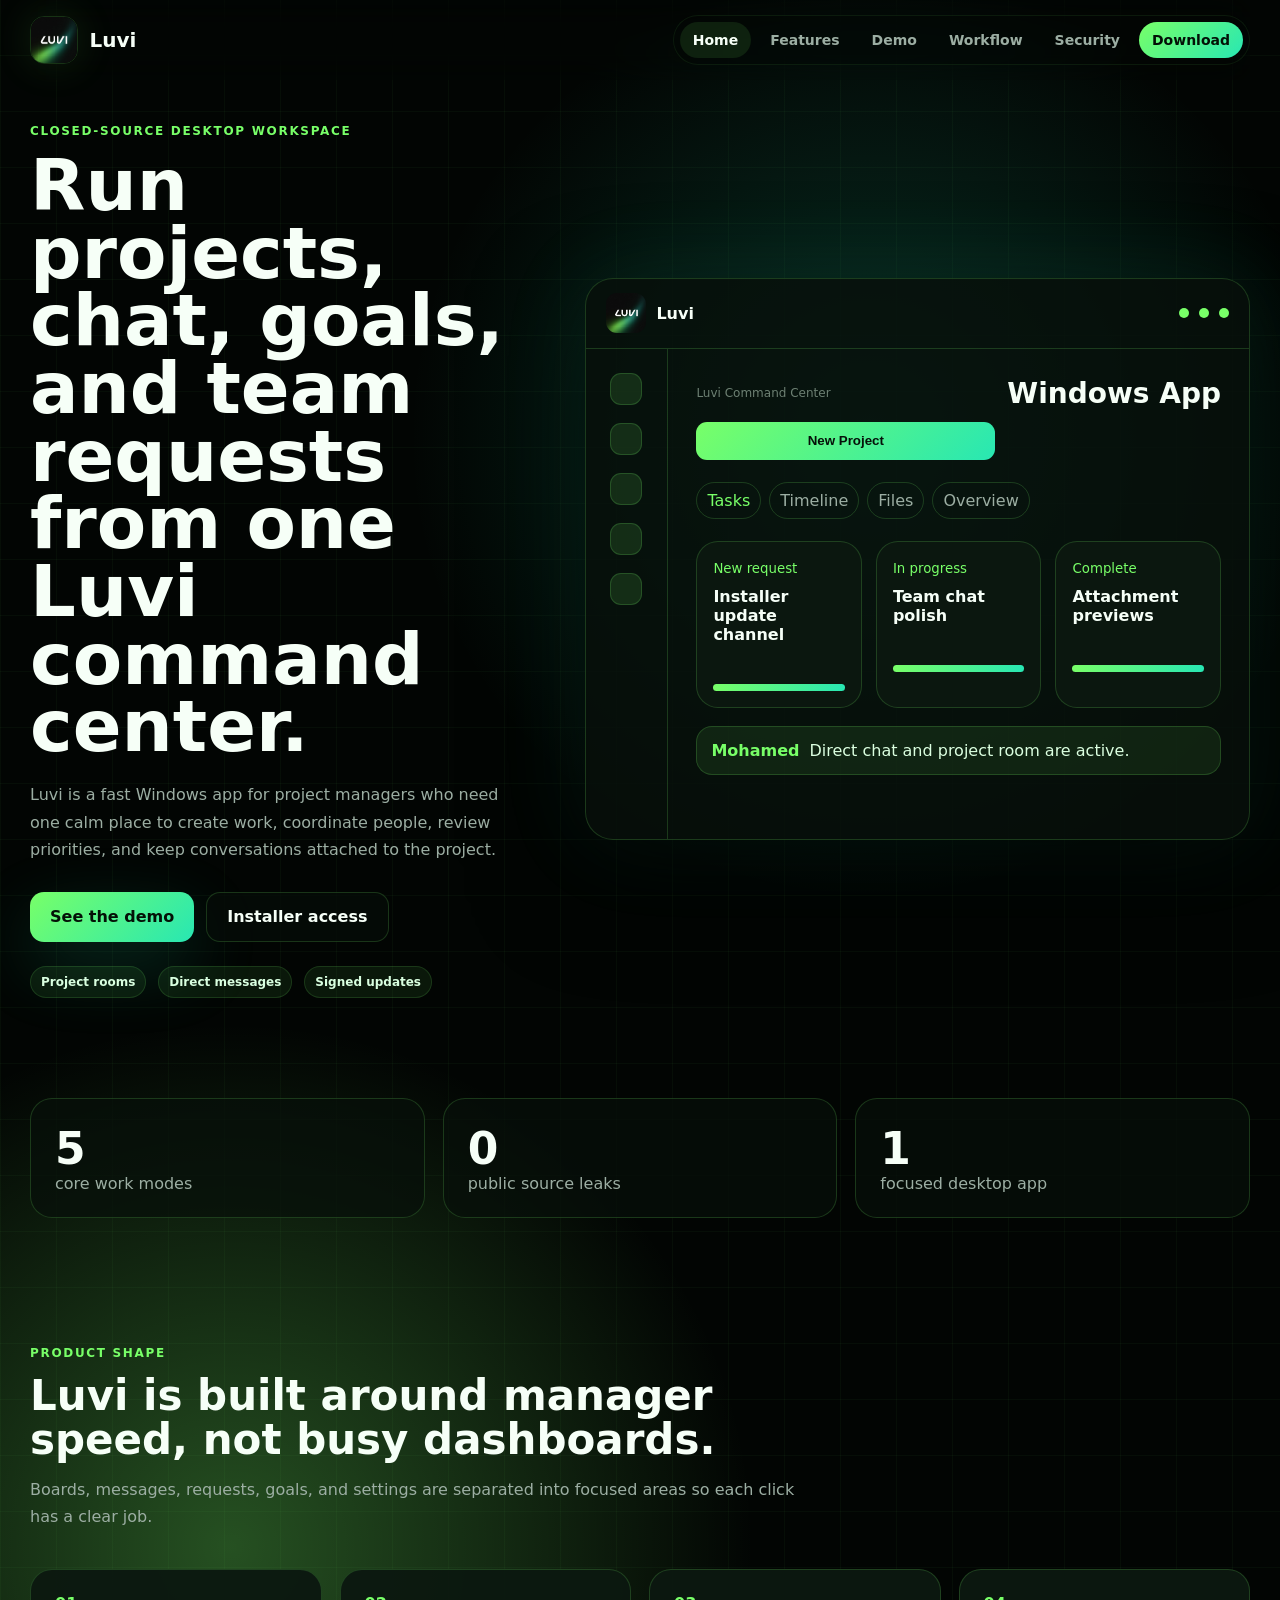
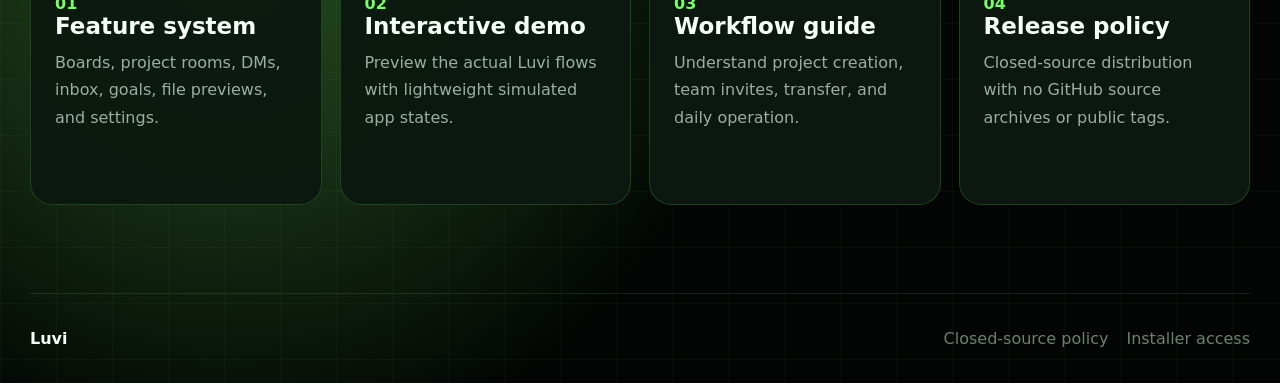
<file: docs/index.html>
<!doctype html>
<html lang="en">
  <head>
    <meta charset="UTF-8" />
    <meta name="viewport" content="width=device-width, initial-scale=1.0" />
    <title>Luvi - Team Management Workspace</title>
    <meta name="description" content="Luvi is a closed-source Windows desktop workspace for project boards, team chat, direct messages, goals, inbox requests, and signed updates." />
    <link rel="stylesheet" href="./styles.css" />
  </head>
  <body>
    <div class="preloader"><img src="./assets/luvi-logo.jpeg" alt="Luvi" /><span></span></div>
    <header class="site-header">
      <a class="brand" href="./index.html"><img src="./assets/luvi-logo.jpeg" alt="" /><span>Luvi</span></a>
      <nav>
        <a class="active" href="./index.html">Home</a>
        <a href="./features.html">Features</a>
        <a href="./demo.html">Demo</a>
        <a href="./workflow.html">Workflow</a>
        <a href="./security.html">Security</a>
        <a class="nav-cta" href="./download.html">Download</a>
      </nav>
    </header>

    <main>
      <section class="hero page-grid">
        <div class="hero-copy reveal">
          <span class="eyebrow">Closed-source desktop workspace</span>
          <h1>Run projects, chat, goals, and team requests from one Luvi command center.</h1>
          <p>Luvi is a fast Windows app for project managers who need one calm place to create work, coordinate people, review priorities, and keep conversations attached to the project.</p>
          <div class="action-row">
            <a class="button primary" href="./demo.html">See the demo</a>
            <a class="button ghost" href="./download.html">Installer access</a>
          </div>
          <div class="signal-row">
            <span>Project rooms</span>
            <span>Direct messages</span>
            <span>Signed updates</span>
          </div>
        </div>
        <div class="app-showcase reveal">
          <div class="window-bar"><img src="./assets/luvi-logo.jpeg" alt="" /><span>Luvi</span><i></i><i></i><i></i></div>
          <div class="window-body">
            <aside class="rail-preview"><b></b><b></b><b></b><b></b><b></b></aside>
            <section class="board-preview">
              <div class="preview-head"><small>Luvi Command Center</small><strong>Windows App</strong><button>New Project</button></div>
              <div class="preview-tabs"><span class="on">Tasks</span><span>Timeline</span><span>Files</span><span>Overview</span></div>
              <div class="preview-kanban">
                <article><small>New request</small><strong>Installer update channel</strong><span></span></article>
                <article><small>In progress</small><strong>Team chat polish</strong><span></span></article>
                <article><small>Complete</small><strong>Attachment previews</strong><span></span></article>
              </div>
              <div class="chat-strip"><b>Mohamed</b><span>Direct chat and project room are active.</span></div>
            </section>
          </div>
        </div>
      </section>

      <section class="metrics reveal">
        <article><strong>5</strong><span>core work modes</span></article>
        <article><strong>0</strong><span>public source leaks</span></article>
        <article><strong>1</strong><span>focused desktop app</span></article>
      </section>

      <section class="section-head reveal">
        <span class="eyebrow">Product shape</span>
        <h2>Luvi is built around manager speed, not busy dashboards.</h2>
        <p>Boards, messages, requests, goals, and settings are separated into focused areas so each click has a clear job.</p>
      </section>

      <section class="card-grid reveal">
        <a class="feature-card" href="./features.html"><span>01</span><h3>Feature system</h3><p>Boards, project rooms, DMs, inbox, goals, file previews, and settings.</p></a>
        <a class="feature-card" href="./demo.html"><span>02</span><h3>Interactive demo</h3><p>Preview the actual Luvi flows with lightweight simulated app states.</p></a>
        <a class="feature-card" href="./workflow.html"><span>03</span><h3>Workflow guide</h3><p>Understand project creation, team invites, transfer, and daily operation.</p></a>
        <a class="feature-card" href="./security.html"><span>04</span><h3>Release policy</h3><p>Closed-source distribution with no GitHub source archives or public tags.</p></a>
      </section>
    </main>

    <footer><span>Luvi</span><a href="./security.html">Closed-source policy</a><a href="./download.html">Installer access</a></footer>
    <script src="./script.js"></script>
  </body>
</html>
</file>
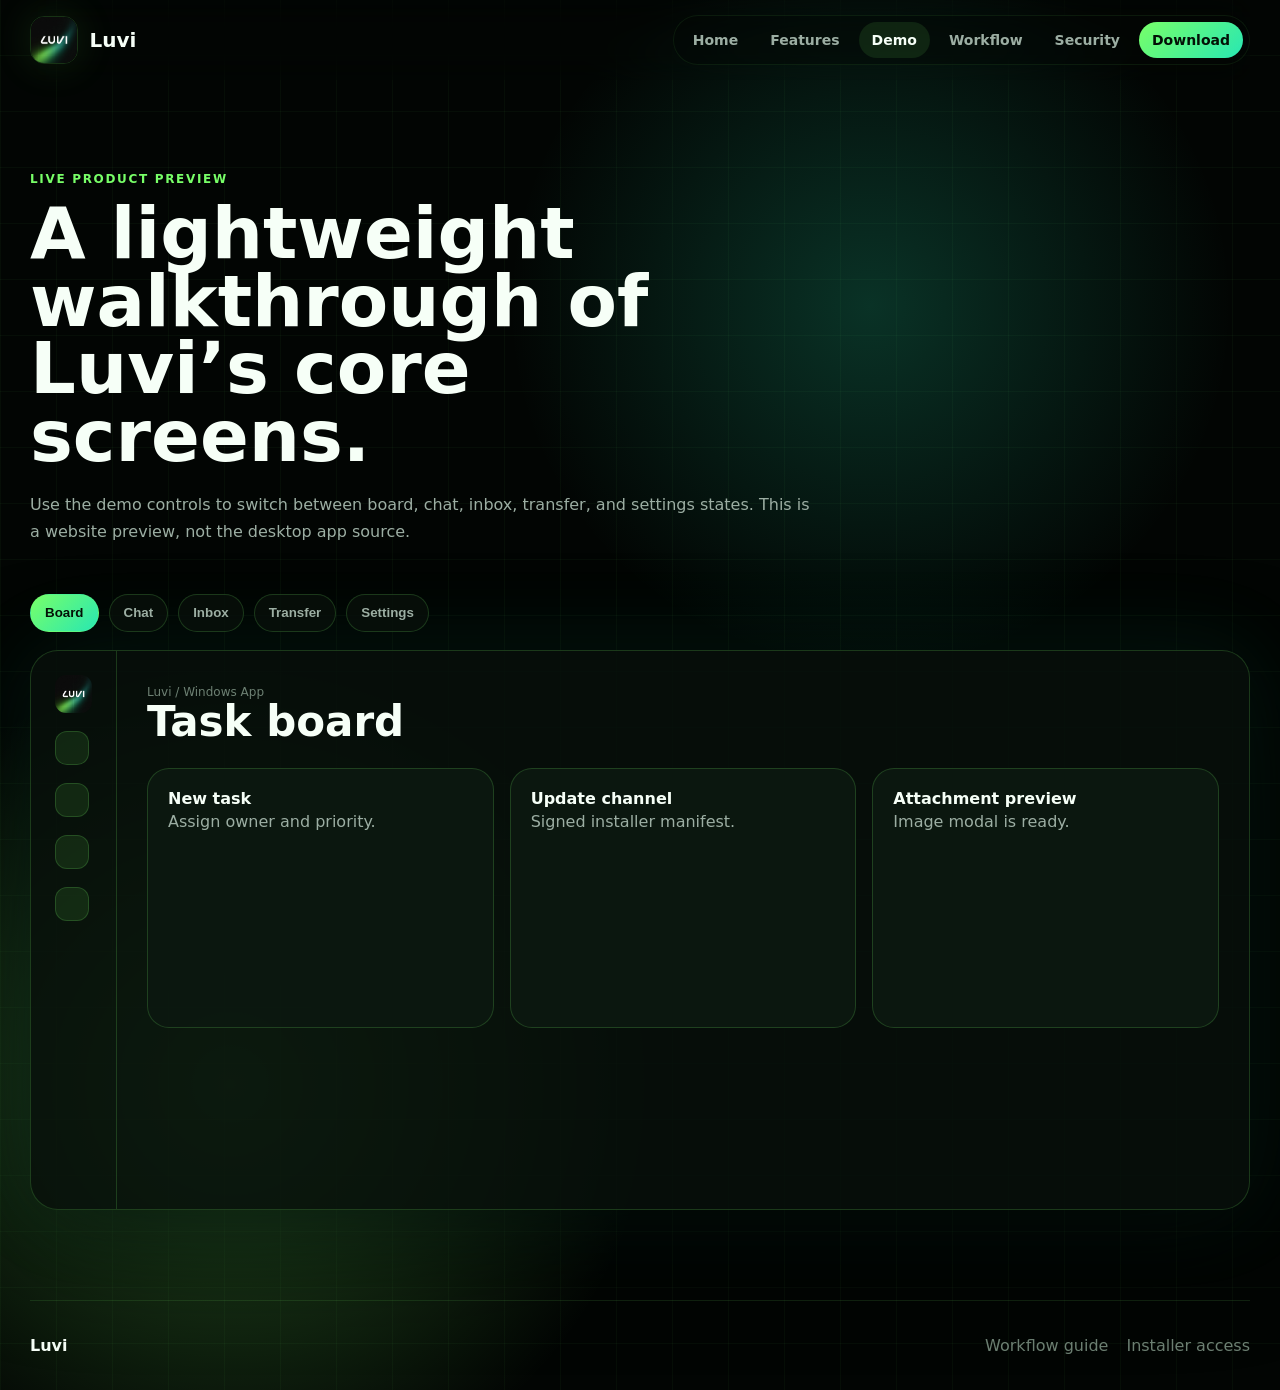
<file: docs/demo.html>
<!doctype html>
<html lang="en">
  <head>
    <meta charset="UTF-8" />
    <meta name="viewport" content="width=device-width, initial-scale=1.0" />
    <title>Luvi Demo</title>
    <meta name="description" content="Interactive Luvi desktop workflow demonstration." />
    <link rel="stylesheet" href="./styles.css" />
  </head>
  <body>
    <div class="preloader"><img src="./assets/luvi-logo.jpeg" alt="Luvi" /><span></span></div>
    <header class="site-header">
      <a class="brand" href="./index.html"><img src="./assets/luvi-logo.jpeg" alt="" /><span>Luvi</span></a>
      <nav>
        <a href="./index.html">Home</a><a href="./features.html">Features</a><a class="active" href="./demo.html">Demo</a><a href="./workflow.html">Workflow</a><a href="./security.html">Security</a><a class="nav-cta" href="./download.html">Download</a>
      </nav>
    </header>
    <main>
      <section class="subhero reveal">
        <span class="eyebrow">Live product preview</span>
        <h1>A lightweight walkthrough of Luvi’s core screens.</h1>
        <p>Use the demo controls to switch between board, chat, inbox, transfer, and settings states. This is a website preview, not the desktop app source.</p>
      </section>
      <section class="demo-shell reveal">
        <div class="demo-controls" role="tablist">
          <button class="active" data-demo="board">Board</button>
          <button data-demo="chat">Chat</button>
          <button data-demo="inbox">Inbox</button>
          <button data-demo="transfer">Transfer</button>
          <button data-demo="settings">Settings</button>
        </div>
        <div class="demo-stage">
          <aside class="demo-rail"><img src="./assets/luvi-logo.jpeg" alt="" /><span></span><span></span><span></span><span></span></aside>
          <section class="demo-panel" data-panel="board">
            <div class="demo-title"><small>Luvi / Windows App</small><h2>Task board</h2></div>
            <div class="mini-kanban"><article><b>New task</b><p>Assign owner and priority.</p></article><article><b>Update channel</b><p>Signed installer manifest.</p></article><article><b>Attachment preview</b><p>Image modal is ready.</p></article></div>
          </section>
          <section class="demo-panel hidden" data-panel="chat">
            <div class="demo-title"><small>Luvi Team Chat</small><h2>Project room</h2></div>
            <div class="conversation"><p><b>Adhi</b> Ship the Windows build.</p><p class="mine"><b>Mohamed</b> Transfer is fixed.</p><p><b>Luvi</b> Attachment preview opened.</p></div>
          </section>
          <section class="demo-panel hidden" data-panel="inbox">
            <div class="demo-title"><small>Inbox</small><h2>Requests and due work</h2></div>
            <div class="inbox-preview"><article><b>Team request</b><span>Accept or decline inside Luvi.</span></article><article><b>Due work</b><span>Installer verification today.</span></article></div>
          </section>
          <section class="demo-panel hidden" data-panel="transfer">
            <div class="demo-title"><small>Ownership</small><h2>Transfer project</h2></div>
            <div class="transfer-preview"><span>Old owner</span><i></i><strong>Project + tasks + files + chat</strong><i></i><span>New owner</span></div>
          </section>
          <section class="demo-panel hidden" data-panel="settings">
            <div class="demo-title"><small>Settings</small><h2>Identity and performance</h2></div>
            <div class="settings-preview"><article>Avatar customization</article><article>Presentation mode</article><article>Low motion mode</article><article>Auto update status</article></div>
          </section>
        </div>
      </section>
    </main>
    <footer><span>Luvi</span><a href="./workflow.html">Workflow guide</a><a href="./download.html">Installer access</a></footer>
    <script src="./script.js"></script>
  </body>
</html>
</file>
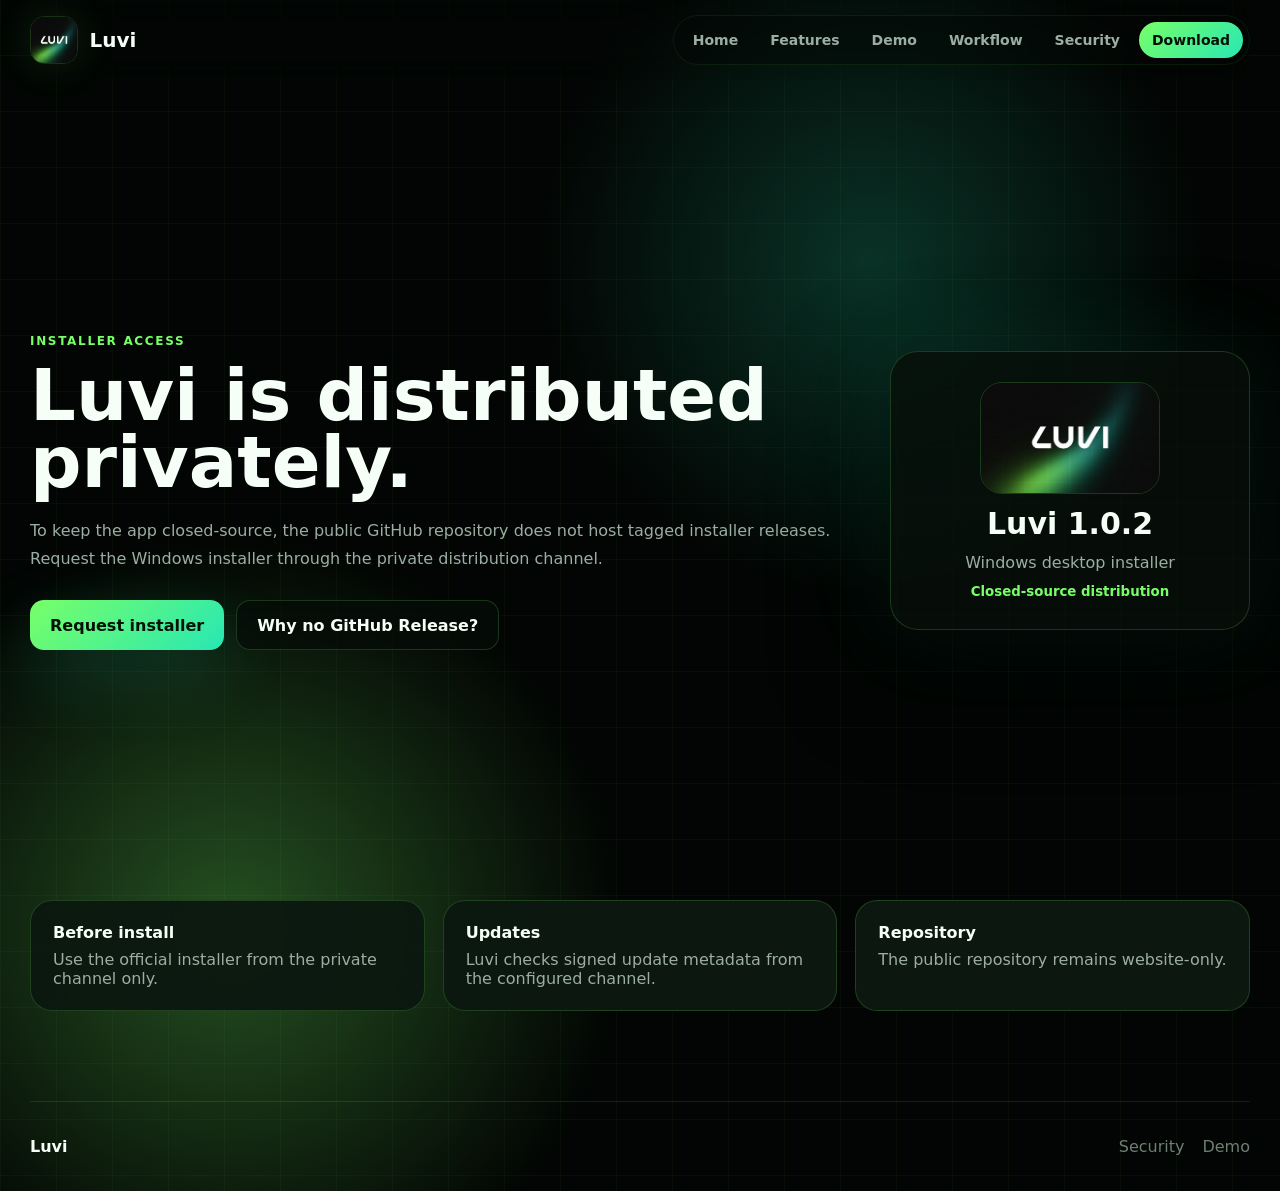
<file: docs/download.html>
<!doctype html>
<html lang="en">
  <head>
    <meta charset="UTF-8" />
    <meta name="viewport" content="width=device-width, initial-scale=1.0" />
    <title>Download Luvi</title>
    <meta name="description" content="Request access to the Luvi closed-source Windows installer." />
    <link rel="stylesheet" href="./styles.css" />
  </head>
  <body>
    <div class="preloader"><img src="./assets/luvi-logo.jpeg" alt="Luvi" /><span></span></div>
    <header class="site-header">
      <a class="brand" href="./index.html"><img src="./assets/luvi-logo.jpeg" alt="" /><span>Luvi</span></a>
      <nav>
        <a href="./index.html">Home</a><a href="./features.html">Features</a><a href="./demo.html">Demo</a><a href="./workflow.html">Workflow</a><a href="./security.html">Security</a><a class="nav-cta active" href="./download.html">Download</a>
      </nav>
    </header>
    <main>
      <section class="download-hero reveal">
        <div>
          <span class="eyebrow">Installer access</span>
          <h1>Luvi is distributed privately.</h1>
          <p>To keep the app closed-source, the public GitHub repository does not host tagged installer releases. Request the Windows installer through the private distribution channel.</p>
          <div class="action-row">
            <a class="button primary" href="mailto:arishdevz@gmail.com?subject=Luvi%20installer%20request">Request installer</a>
            <a class="button ghost" href="./security.html">Why no GitHub Release?</a>
          </div>
        </div>
        <aside class="download-card">
          <img src="./assets/luvi-logo.jpeg" alt="" />
          <strong>Luvi 1.0.2</strong>
          <span>Windows desktop installer</span>
          <small>Closed-source distribution</small>
        </aside>
      </section>
      <section class="checklist reveal">
        <article><b>Before install</b><span>Use the official installer from the private channel only.</span></article>
        <article><b>Updates</b><span>Luvi checks signed update metadata from the configured channel.</span></article>
        <article><b>Repository</b><span>The public repository remains website-only.</span></article>
      </section>
    </main>
    <footer><span>Luvi</span><a href="./security.html">Security</a><a href="./demo.html">Demo</a></footer>
    <script src="./script.js"></script>
  </body>
</html>
</file>
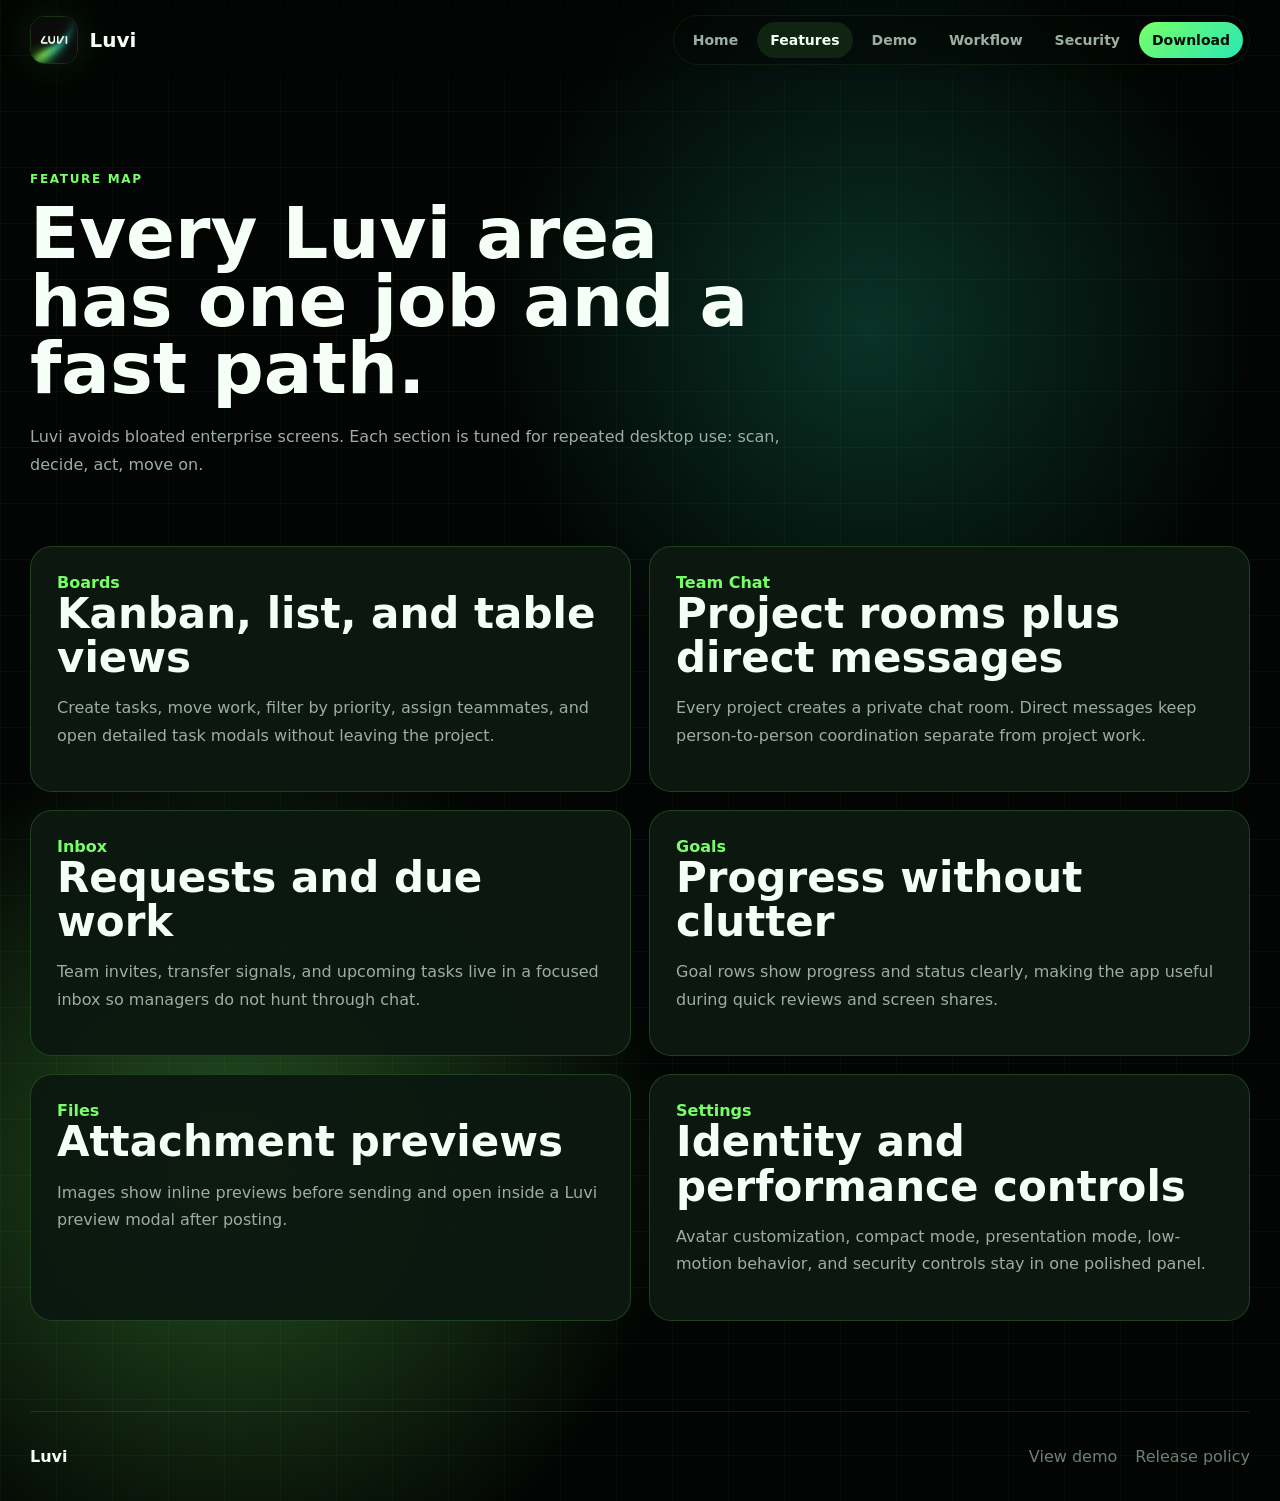
<file: docs/features.html>
<!doctype html>
<html lang="en">
  <head>
    <meta charset="UTF-8" />
    <meta name="viewport" content="width=device-width, initial-scale=1.0" />
    <title>Luvi Features</title>
    <meta name="description" content="Explore Luvi project boards, team chat, direct messages, inbox requests, goals, transfers, and settings." />
    <link rel="stylesheet" href="./styles.css" />
  </head>
  <body>
    <div class="preloader"><img src="./assets/luvi-logo.jpeg" alt="Luvi" /><span></span></div>
    <header class="site-header">
      <a class="brand" href="./index.html"><img src="./assets/luvi-logo.jpeg" alt="" /><span>Luvi</span></a>
      <nav>
        <a href="./index.html">Home</a><a class="active" href="./features.html">Features</a><a href="./demo.html">Demo</a><a href="./workflow.html">Workflow</a><a href="./security.html">Security</a><a class="nav-cta" href="./download.html">Download</a>
      </nav>
    </header>
    <main>
      <section class="subhero reveal">
        <span class="eyebrow">Feature map</span>
        <h1>Every Luvi area has one job and a fast path.</h1>
        <p>Luvi avoids bloated enterprise screens. Each section is tuned for repeated desktop use: scan, decide, act, move on.</p>
      </section>
      <section class="feature-list reveal">
        <article><span>Boards</span><h2>Kanban, list, and table views</h2><p>Create tasks, move work, filter by priority, assign teammates, and open detailed task modals without leaving the project.</p></article>
        <article><span>Team Chat</span><h2>Project rooms plus direct messages</h2><p>Every project creates a private chat room. Direct messages keep person-to-person coordination separate from project work.</p></article>
        <article><span>Inbox</span><h2>Requests and due work</h2><p>Team invites, transfer signals, and upcoming tasks live in a focused inbox so managers do not hunt through chat.</p></article>
        <article><span>Goals</span><h2>Progress without clutter</h2><p>Goal rows show progress and status clearly, making the app useful during quick reviews and screen shares.</p></article>
        <article><span>Files</span><h2>Attachment previews</h2><p>Images show inline previews before sending and open inside a Luvi preview modal after posting.</p></article>
        <article><span>Settings</span><h2>Identity and performance controls</h2><p>Avatar customization, compact mode, presentation mode, low-motion behavior, and security controls stay in one polished panel.</p></article>
      </section>
    </main>
    <footer><span>Luvi</span><a href="./demo.html">View demo</a><a href="./security.html">Release policy</a></footer>
    <script src="./script.js"></script>
  </body>
</html>
</file>
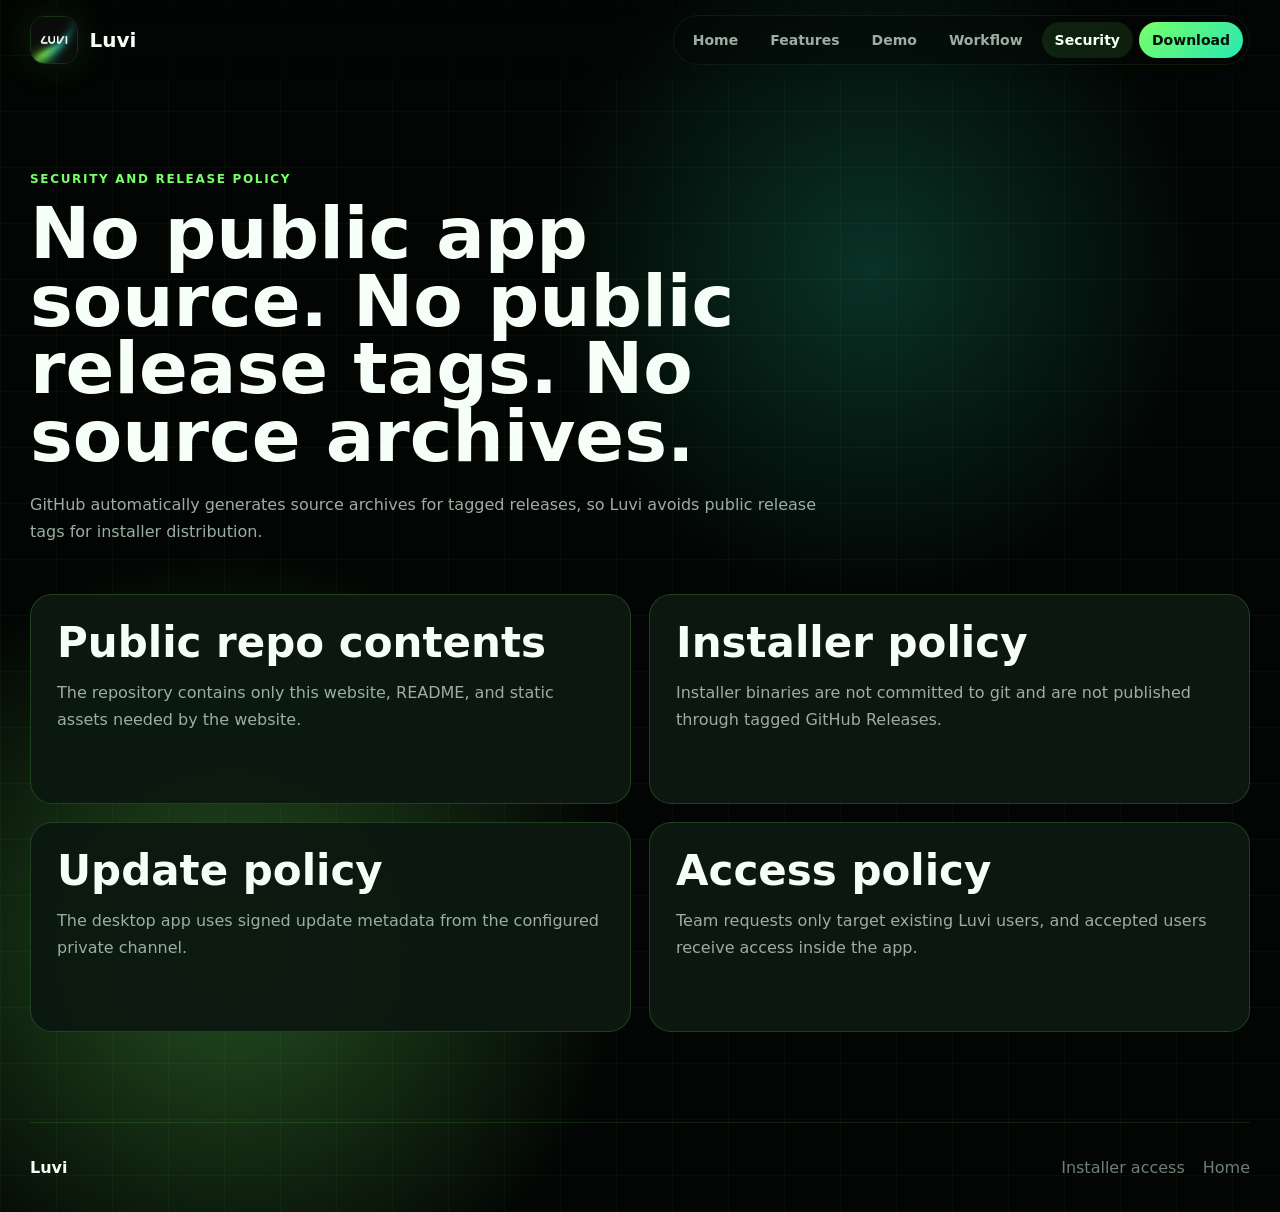
<file: docs/security.html>
<!doctype html>
<html lang="en">
  <head>
    <meta charset="UTF-8" />
    <meta name="viewport" content="width=device-width, initial-scale=1.0" />
    <title>Luvi Security and Release Policy</title>
    <meta name="description" content="Luvi closed-source release policy and public repository rules." />
    <link rel="stylesheet" href="./styles.css" />
  </head>
  <body>
    <div class="preloader"><img src="./assets/luvi-logo.jpeg" alt="Luvi" /><span></span></div>
    <header class="site-header">
      <a class="brand" href="./index.html"><img src="./assets/luvi-logo.jpeg" alt="" /><span>Luvi</span></a>
      <nav>
        <a href="./index.html">Home</a><a href="./features.html">Features</a><a href="./demo.html">Demo</a><a href="./workflow.html">Workflow</a><a class="active" href="./security.html">Security</a><a class="nav-cta" href="./download.html">Download</a>
      </nav>
    </header>
    <main>
      <section class="subhero reveal">
        <span class="eyebrow">Security and release policy</span>
        <h1>No public app source. No public release tags. No source archives.</h1>
        <p>GitHub automatically generates source archives for tagged releases, so Luvi avoids public release tags for installer distribution.</p>
      </section>
      <section class="policy-grid reveal">
        <article><h2>Public repo contents</h2><p>The repository contains only this website, README, and static assets needed by the website.</p></article>
        <article><h2>Installer policy</h2><p>Installer binaries are not committed to git and are not published through tagged GitHub Releases.</p></article>
        <article><h2>Update policy</h2><p>The desktop app uses signed update metadata from the configured private channel.</p></article>
        <article><h2>Access policy</h2><p>Team requests only target existing Luvi users, and accepted users receive access inside the app.</p></article>
      </section>
    </main>
    <footer><span>Luvi</span><a href="./download.html">Installer access</a><a href="./index.html">Home</a></footer>
    <script src="./script.js"></script>
  </body>
</html>
</file>
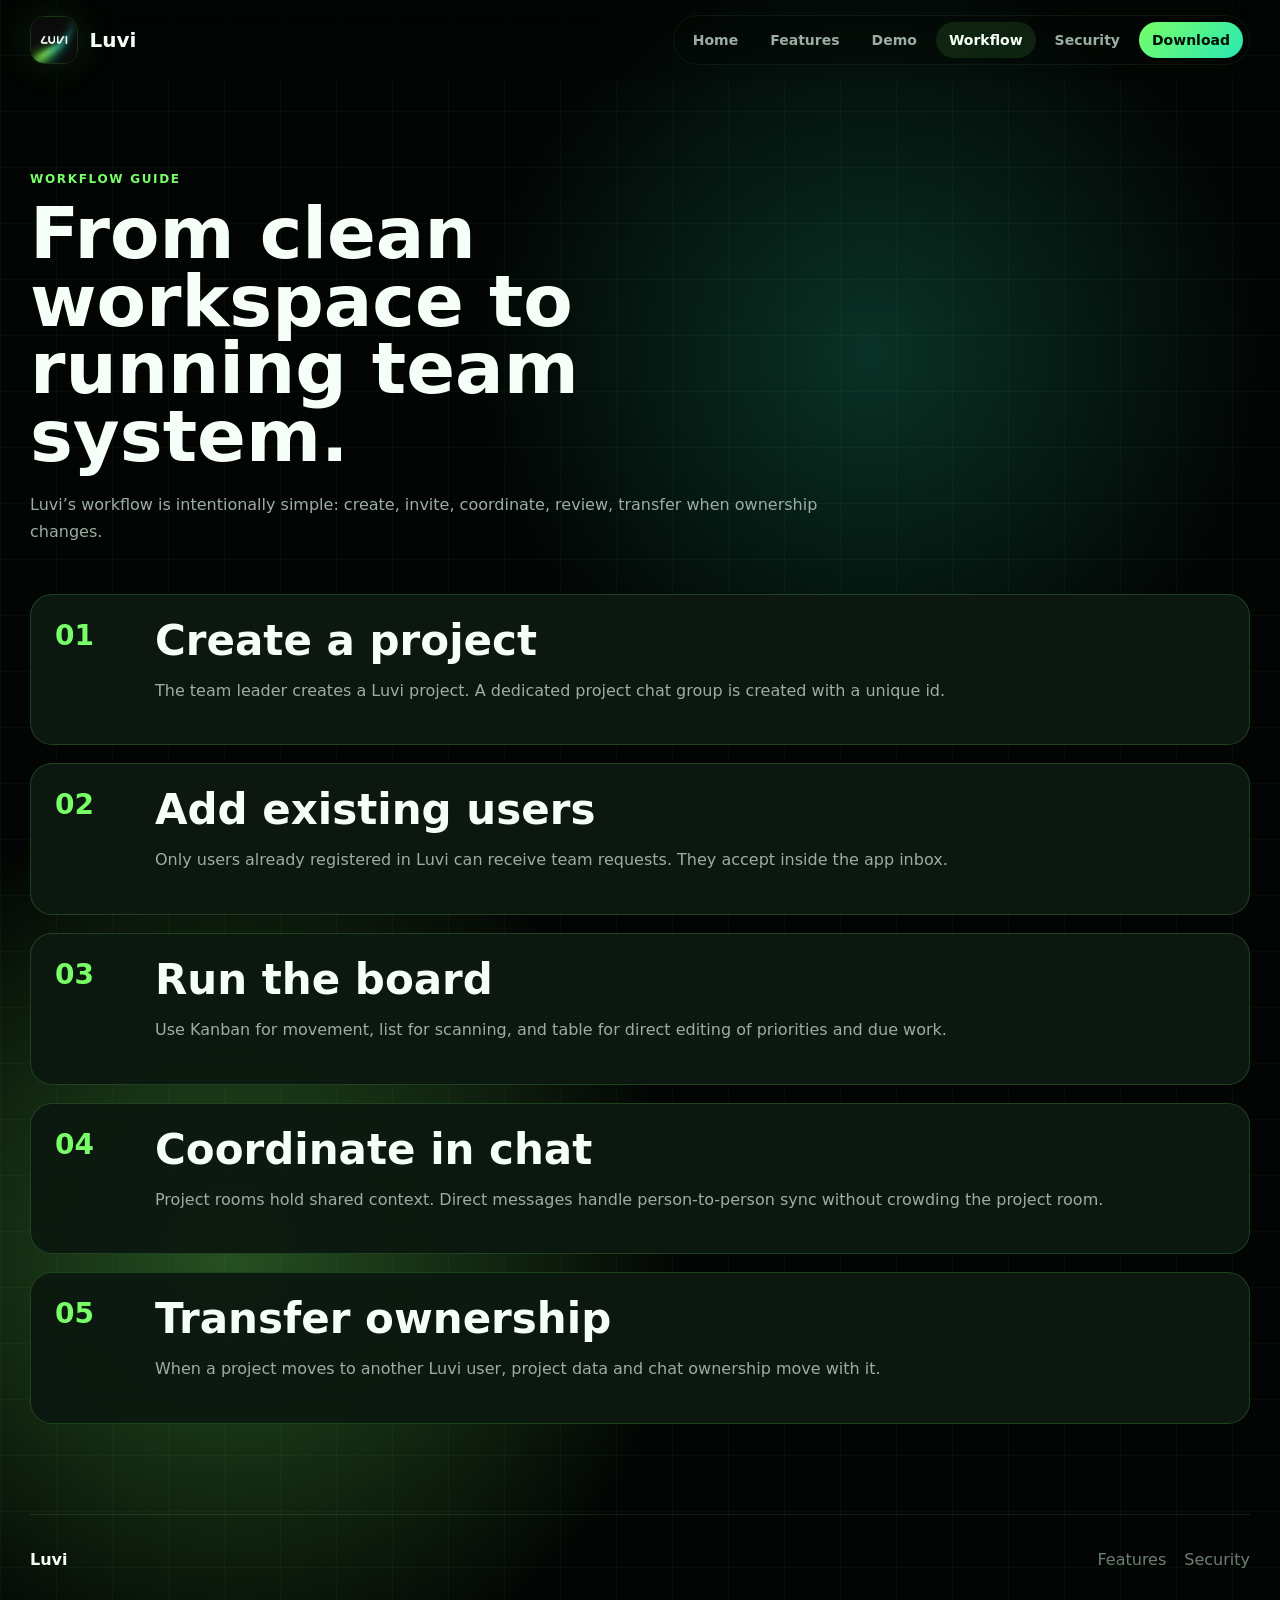
<file: docs/workflow.html>
<!doctype html>
<html lang="en">
  <head>
    <meta charset="UTF-8" />
    <meta name="viewport" content="width=device-width, initial-scale=1.0" />
    <title>Luvi Workflow</title>
    <meta name="description" content="Luvi workflow guide for projects, chat, requests, transfer, and review." />
    <link rel="stylesheet" href="./styles.css" />
  </head>
  <body>
    <div class="preloader"><img src="./assets/luvi-logo.jpeg" alt="Luvi" /><span></span></div>
    <header class="site-header">
      <a class="brand" href="./index.html"><img src="./assets/luvi-logo.jpeg" alt="" /><span>Luvi</span></a>
      <nav>
        <a href="./index.html">Home</a><a href="./features.html">Features</a><a href="./demo.html">Demo</a><a class="active" href="./workflow.html">Workflow</a><a href="./security.html">Security</a><a class="nav-cta" href="./download.html">Download</a>
      </nav>
    </header>
    <main>
      <section class="subhero reveal">
        <span class="eyebrow">Workflow guide</span>
        <h1>From clean workspace to running team system.</h1>
        <p>Luvi’s workflow is intentionally simple: create, invite, coordinate, review, transfer when ownership changes.</p>
      </section>
      <section class="timeline reveal">
        <article><span>01</span><div><h2>Create a project</h2><p>The team leader creates a Luvi project. A dedicated project chat group is created with a unique id.</p></div></article>
        <article><span>02</span><div><h2>Add existing users</h2><p>Only users already registered in Luvi can receive team requests. They accept inside the app inbox.</p></div></article>
        <article><span>03</span><div><h2>Run the board</h2><p>Use Kanban for movement, list for scanning, and table for direct editing of priorities and due work.</p></div></article>
        <article><span>04</span><div><h2>Coordinate in chat</h2><p>Project rooms hold shared context. Direct messages handle person-to-person sync without crowding the project room.</p></div></article>
        <article><span>05</span><div><h2>Transfer ownership</h2><p>When a project moves to another Luvi user, project data and chat ownership move with it.</p></div></article>
      </section>
    </main>
    <footer><span>Luvi</span><a href="./features.html">Features</a><a href="./security.html">Security</a></footer>
    <script src="./script.js"></script>
  </body>
</html>
</file>
<file: docs/styles.css>
:root {
  color-scheme: dark;
  --bg: #020503;
  --ink: #f6fff7;
  --muted: #9caea3;
  --soft: #6d8073;
  --green: #78ff68;
  --mint: #28e7b3;
  --cyan: #8af7ff;
  --panel: rgba(8, 16, 11, 0.84);
  --panel-strong: rgba(12, 24, 16, 0.96);
  --line: rgba(120, 255, 104, 0.18);
  --line-strong: rgba(120, 255, 104, 0.32);
  --radius: 22px;
  --shadow: 0 34px 110px rgba(0, 0, 0, 0.58);
  font-family: Inter, "Segoe UI", system-ui, -apple-system, BlinkMacSystemFont, Arial, sans-serif;
}

* { box-sizing: border-box; }
html { scroll-behavior: smooth; }
body {
  min-height: 100vh;
  margin: 0;
  color: var(--ink);
  background:
    radial-gradient(circle at 18% 78%, rgba(120, 255, 104, 0.3), transparent 28%),
    radial-gradient(circle at 68% 22%, rgba(40, 231, 179, 0.2), transparent 26%),
    linear-gradient(90deg, rgba(120, 255, 104, 0.035) 1px, transparent 1px),
    linear-gradient(0deg, rgba(120, 255, 104, 0.035) 1px, transparent 1px),
    var(--bg);
  background-size: auto, auto, 56px 56px, 56px 56px, auto;
}

a { color: inherit; }
img { max-width: 100%; }

.preloader {
  position: fixed;
  inset: 0;
  z-index: 50;
  display: grid;
  place-items: center;
  gap: 18px;
  background: var(--bg);
  transition: opacity 420ms ease, transform 420ms ease;
}
.preloader img {
  width: 120px;
  height: 76px;
  object-fit: cover;
  border: 1px solid var(--line);
  border-radius: 20px;
  box-shadow: 0 0 80px rgba(120, 255, 104, 0.24);
}
.preloader span {
  width: 160px;
  height: 3px;
  overflow: hidden;
  background: rgba(255, 255, 255, 0.08);
  border-radius: 99px;
}
.preloader span::before {
  content: "";
  display: block;
  width: 44%;
  height: 100%;
  background: linear-gradient(90deg, var(--green), var(--mint));
  border-radius: inherit;
  animation: load 1.1s ease-in-out infinite;
}
body.loaded .preloader { opacity: 0; pointer-events: none; transform: scale(1.02); }
@keyframes load { 0% { transform: translateX(-110%); } 100% { transform: translateX(275%); } }

.site-header {
  position: sticky;
  top: 0;
  z-index: 10;
  width: min(1220px, calc(100% - 40px));
  min-height: 80px;
  display: flex;
  align-items: center;
  justify-content: space-between;
  gap: 22px;
  margin: 0 auto;
  backdrop-filter: blur(18px);
}
.brand {
  display: inline-flex;
  align-items: center;
  gap: 12px;
  text-decoration: none;
  font-size: 20px;
  font-weight: 900;
}
.brand img {
  width: 48px;
  height: 48px;
  object-fit: cover;
  border: 1px solid var(--line);
  border-radius: 14px;
  box-shadow: 0 0 42px rgba(120, 255, 104, 0.12);
}
nav {
  display: flex;
  align-items: center;
  gap: 6px;
  padding: 6px;
  background: rgba(4, 8, 5, 0.42);
  border: 1px solid rgba(120, 255, 104, 0.08);
  border-radius: 999px;
}
nav a {
  min-height: 36px;
  display: inline-flex;
  align-items: center;
  padding: 0 13px;
  color: var(--muted);
  border-radius: 999px;
  text-decoration: none;
  font-size: 14px;
  font-weight: 800;
}
nav a:hover,
nav a.active {
  color: var(--ink);
  background: rgba(120, 255, 104, 0.1);
}
.nav-cta,
nav .nav-cta.active {
  color: #031006;
  background: linear-gradient(135deg, var(--green), var(--mint));
}

main,
footer {
  width: min(1220px, calc(100% - 40px));
  margin: 0 auto;
}
.hero {
  min-height: calc(100vh - 80px);
  align-items: center;
  padding: 40px 0 80px;
}
.page-grid {
  display: grid;
  grid-template-columns: minmax(0, 0.86fr) minmax(520px, 1.14fr);
  gap: 54px;
}
.hero-copy,
.subhero,
.section-head {
  max-width: 790px;
}
.subhero {
  padding: 88px 0 32px;
}
.eyebrow {
  display: inline-flex;
  margin-bottom: 14px;
  color: var(--green);
  font-size: 12px;
  font-weight: 900;
  letter-spacing: 0.14em;
  text-transform: uppercase;
}
h1, h2, h3, p { margin-top: 0; letter-spacing: 0; }
h1 { margin-bottom: 20px; font-size: 72px; line-height: 0.94; }
h2 { margin-bottom: 14px; font-size: 42px; line-height: 1.05; }
h3 { margin-bottom: 10px; font-size: 23px; }
p { color: var(--muted); font-size: 16px; line-height: 1.72; }
.action-row,
.signal-row {
  display: flex;
  align-items: center;
  flex-wrap: wrap;
  gap: 12px;
}
.action-row { margin-top: 28px; }
.button {
  min-height: 50px;
  display: inline-flex;
  align-items: center;
  justify-content: center;
  padding: 0 20px;
  border-radius: 14px;
  text-decoration: none;
  font-weight: 900;
}
.primary {
  color: #041107;
  background: linear-gradient(135deg, var(--green), var(--mint));
  box-shadow: 0 24px 70px rgba(40, 231, 179, 0.18);
}
.ghost {
  color: var(--ink);
  background: rgba(6, 12, 8, 0.78);
  border: 1px solid var(--line);
}
.signal-row { margin-top: 24px; }
.signal-row span {
  padding: 8px 10px;
  color: #d9ffe0;
  background: rgba(120, 255, 104, 0.08);
  border: 1px solid rgba(120, 255, 104, 0.14);
  border-radius: 999px;
  font-size: 12px;
  font-weight: 800;
}

.app-showcase,
.demo-stage,
.download-card {
  background: var(--panel);
  border: 1px solid var(--line);
  border-radius: 28px;
  box-shadow: var(--shadow), 0 0 90px rgba(40, 231, 179, 0.1);
}
.app-showcase { min-height: 560px; overflow: hidden; }
.window-bar {
  height: 70px;
  display: flex;
  align-items: center;
  gap: 10px;
  padding: 0 20px;
  border-bottom: 1px solid var(--line);
}
.window-bar img { width: 40px; height: 40px; object-fit: cover; border-radius: 11px; }
.window-bar span { flex: 1; font-weight: 900; }
.window-bar i { width: 10px; height: 10px; background: var(--green); border-radius: 50%; }
.window-body { display: grid; grid-template-columns: 82px minmax(0, 1fr); min-height: 490px; }
.rail-preview {
  display: grid;
  align-content: start;
  gap: 18px;
  padding: 24px;
  border-right: 1px solid var(--line);
}
.rail-preview b {
  width: 32px;
  height: 32px;
  background: rgba(120, 255, 104, 0.12);
  border: 1px solid var(--line);
  border-radius: 11px;
}
.board-preview { padding: 28px; }
.preview-head {
  display: grid;
  grid-template-columns: minmax(0, 1fr) auto;
  gap: 12px;
  align-items: center;
}
.preview-head small,
.demo-title small { color: var(--soft); font-size: 12px; }
.preview-head strong { display: block; font-size: 28px; }
.preview-head button {
  min-height: 38px;
  padding: 0 14px;
  color: #061009;
  background: linear-gradient(135deg, var(--green), var(--mint));
  border: 0;
  border-radius: 11px;
  font-weight: 900;
}
.preview-tabs {
  display: flex;
  gap: 8px;
  margin: 22px 0;
}
.preview-tabs span {
  padding: 8px 10px;
  color: var(--muted);
  border: 1px solid var(--line);
  border-radius: 999px;
}
.preview-tabs .on { color: var(--green); }
.preview-kanban {
  display: grid;
  grid-template-columns: repeat(3, 1fr);
  gap: 14px;
}
.preview-kanban article,
.mini-kanban article,
.feature-card,
.feature-list article,
.policy-grid article,
.timeline article,
.checklist article {
  background: var(--panel-strong);
  border: 1px solid var(--line);
  border-radius: var(--radius);
}
.preview-kanban article {
  min-height: 150px;
  padding: 16px;
}
.preview-kanban small { color: var(--green); }
.preview-kanban strong { display: block; margin: 10px 0 40px; }
.preview-kanban span {
  display: block;
  height: 7px;
  background: linear-gradient(90deg, var(--green), var(--mint));
  border-radius: 99px;
}
.chat-strip {
  margin-top: 18px;
  padding: 14px;
  color: #dbffe0;
  background: rgba(120, 255, 104, 0.09);
  border: 1px solid var(--line);
  border-radius: 16px;
}
.chat-strip b { margin-right: 10px; color: var(--green); }

.metrics,
.card-grid,
.features,
.feature-list,
.policy-grid,
.checklist {
  display: grid;
  gap: 18px;
}
.metrics {
  grid-template-columns: repeat(3, 1fr);
  padding: 20px 0 62px;
}
.metrics article {
  padding: 24px;
  background: rgba(8, 16, 11, 0.72);
  border: 1px solid var(--line);
  border-radius: var(--radius);
}
.metrics strong { display: block; font-size: 44px; }
.metrics span { color: var(--muted); }
.section-head { padding: 62px 0 22px; }
.card-grid {
  grid-template-columns: repeat(4, 1fr);
  padding-bottom: 88px;
}
.feature-card {
  min-height: 236px;
  padding: 24px;
  text-decoration: none;
  transition: transform 180ms ease, border-color 180ms ease;
}
.feature-card:hover {
  transform: translateY(-4px);
  border-color: var(--line-strong);
}
.feature-card span,
.feature-list span,
.timeline span {
  color: var(--green);
  font-weight: 900;
}
.feature-list { grid-template-columns: repeat(2, 1fr); padding: 20px 0 90px; }
.feature-list article { padding: 26px; min-height: 230px; }

.demo-shell { padding-bottom: 90px; }
.demo-controls {
  display: flex;
  flex-wrap: wrap;
  gap: 10px;
  margin-bottom: 18px;
}
.demo-controls button {
  min-height: 38px;
  padding: 0 14px;
  color: var(--muted);
  background: rgba(8, 16, 11, 0.76);
  border: 1px solid var(--line);
  border-radius: 999px;
  font-weight: 900;
}
.demo-controls button.active {
  color: #041107;
  background: linear-gradient(135deg, var(--green), var(--mint));
}
.demo-stage {
  min-height: 560px;
  display: grid;
  grid-template-columns: 86px minmax(0, 1fr);
  overflow: hidden;
}
.demo-rail {
  display: grid;
  align-content: start;
  gap: 18px;
  padding: 24px;
  border-right: 1px solid var(--line);
}
.demo-rail img { width: 38px; height: 38px; object-fit: cover; border-radius: 11px; }
.demo-rail span { width: 34px; height: 34px; border: 1px solid var(--line); border-radius: 12px; background: rgba(120, 255, 104, 0.1); }
.demo-panel { padding: 30px; }
.demo-panel.hidden { display: none; }
.mini-kanban { display: grid; grid-template-columns: repeat(3, 1fr); gap: 16px; margin-top: 24px; }
.mini-kanban article { min-height: 260px; padding: 20px; }
.conversation { display: grid; gap: 14px; margin-top: 24px; }
.conversation p {
  width: min(520px, 86%);
  padding: 14px 16px;
  background: rgba(12, 24, 16, 0.94);
  border: 1px solid var(--line);
  border-radius: 16px;
}
.conversation .mine { justify-self: end; background: rgba(120, 255, 104, 0.12); }
.inbox-preview,
.settings-preview {
  display: grid;
  grid-template-columns: repeat(2, 1fr);
  gap: 14px;
  margin-top: 24px;
}
.inbox-preview article,
.settings-preview article {
  padding: 18px;
  background: rgba(12, 24, 16, 0.94);
  border: 1px solid var(--line);
  border-radius: 16px;
}
.transfer-preview {
  display: grid;
  grid-template-columns: 1fr 40px 1.4fr 40px 1fr;
  align-items: center;
  gap: 14px;
  margin-top: 40px;
}
.transfer-preview span,
.transfer-preview strong {
  min-height: 110px;
  display: grid;
  place-items: center;
  padding: 18px;
  text-align: center;
  background: rgba(12, 24, 16, 0.94);
  border: 1px solid var(--line);
  border-radius: 18px;
}
.transfer-preview i {
  height: 2px;
  background: linear-gradient(90deg, var(--green), var(--mint));
}

.timeline { display: grid; gap: 18px; padding-bottom: 90px; }
.timeline article {
  display: grid;
  grid-template-columns: 80px minmax(0, 1fr);
  gap: 20px;
  padding: 24px;
}
.timeline span { font-size: 28px; }
.policy-grid { grid-template-columns: repeat(2, 1fr); padding-bottom: 90px; }
.policy-grid article { padding: 26px; min-height: 210px; }
.download-hero {
  min-height: calc(100vh - 80px);
  display: grid;
  grid-template-columns: minmax(0, 1fr) 360px;
  align-items: center;
  gap: 50px;
  padding: 60px 0;
}
.download-card {
  display: grid;
  justify-items: center;
  gap: 12px;
  padding: 30px;
  text-align: center;
}
.download-card img {
  width: 180px;
  height: 112px;
  object-fit: cover;
  border: 1px solid var(--line);
  border-radius: 22px;
}
.download-card strong { font-size: 30px; }
.download-card span { color: var(--muted); }
.download-card small { color: var(--green); font-weight: 900; }
.checklist { grid-template-columns: repeat(3, 1fr); padding-bottom: 90px; }
.checklist article { padding: 22px; }
.checklist b { display: block; margin-bottom: 8px; }
.checklist span { color: var(--muted); }

footer {
  min-height: 90px;
  display: flex;
  align-items: center;
  gap: 18px;
  color: var(--soft);
  border-top: 1px solid rgba(120, 255, 104, 0.12);
}
footer span {
  margin-right: auto;
  color: var(--ink);
  font-weight: 900;
}
footer a { text-decoration: none; }

.reveal {
  opacity: 0;
  transform: translateY(18px);
  transition: opacity 520ms ease, transform 520ms ease;
}
.reveal.visible {
  opacity: 1;
  transform: translateY(0);
}

@media (max-width: 980px) {
  .site-header {
    position: static;
    align-items: flex-start;
    flex-direction: column;
    padding-top: 16px;
  }
  nav { width: 100%; overflow-x: auto; justify-content: flex-start; border-radius: 18px; }
  h1 { font-size: 46px; }
  h2 { font-size: 34px; }
  .page-grid,
  .download-hero,
  .feature-list,
  .policy-grid {
    grid-template-columns: 1fr;
  }
  .card-grid,
  .metrics,
  .checklist {
    grid-template-columns: repeat(2, 1fr);
  }
  .hero { min-height: auto; }
  .app-showcase { min-height: 520px; }
}

@media (max-width: 640px) {
  main,
  footer,
  .site-header {
    width: min(100% - 24px, 1220px);
  }
  h1 { font-size: 38px; }
  .card-grid,
  .metrics,
  .checklist,
  .preview-kanban,
  .mini-kanban,
  .inbox-preview,
  .settings-preview {
    grid-template-columns: 1fr;
  }
  .window-body,
  .demo-stage {
    grid-template-columns: 1fr;
  }
  .rail-preview,
  .demo-rail {
    display: none;
  }
  .transfer-preview {
    grid-template-columns: 1fr;
  }
  .transfer-preview i { height: 28px; width: 2px; justify-self: center; }
}

@media (prefers-reduced-motion: reduce) {
  *, *::before, *::after {
    animation-duration: 0.01ms !important;
    transition-duration: 0.01ms !important;
    scroll-behavior: auto !important;
  }
}
</file>
